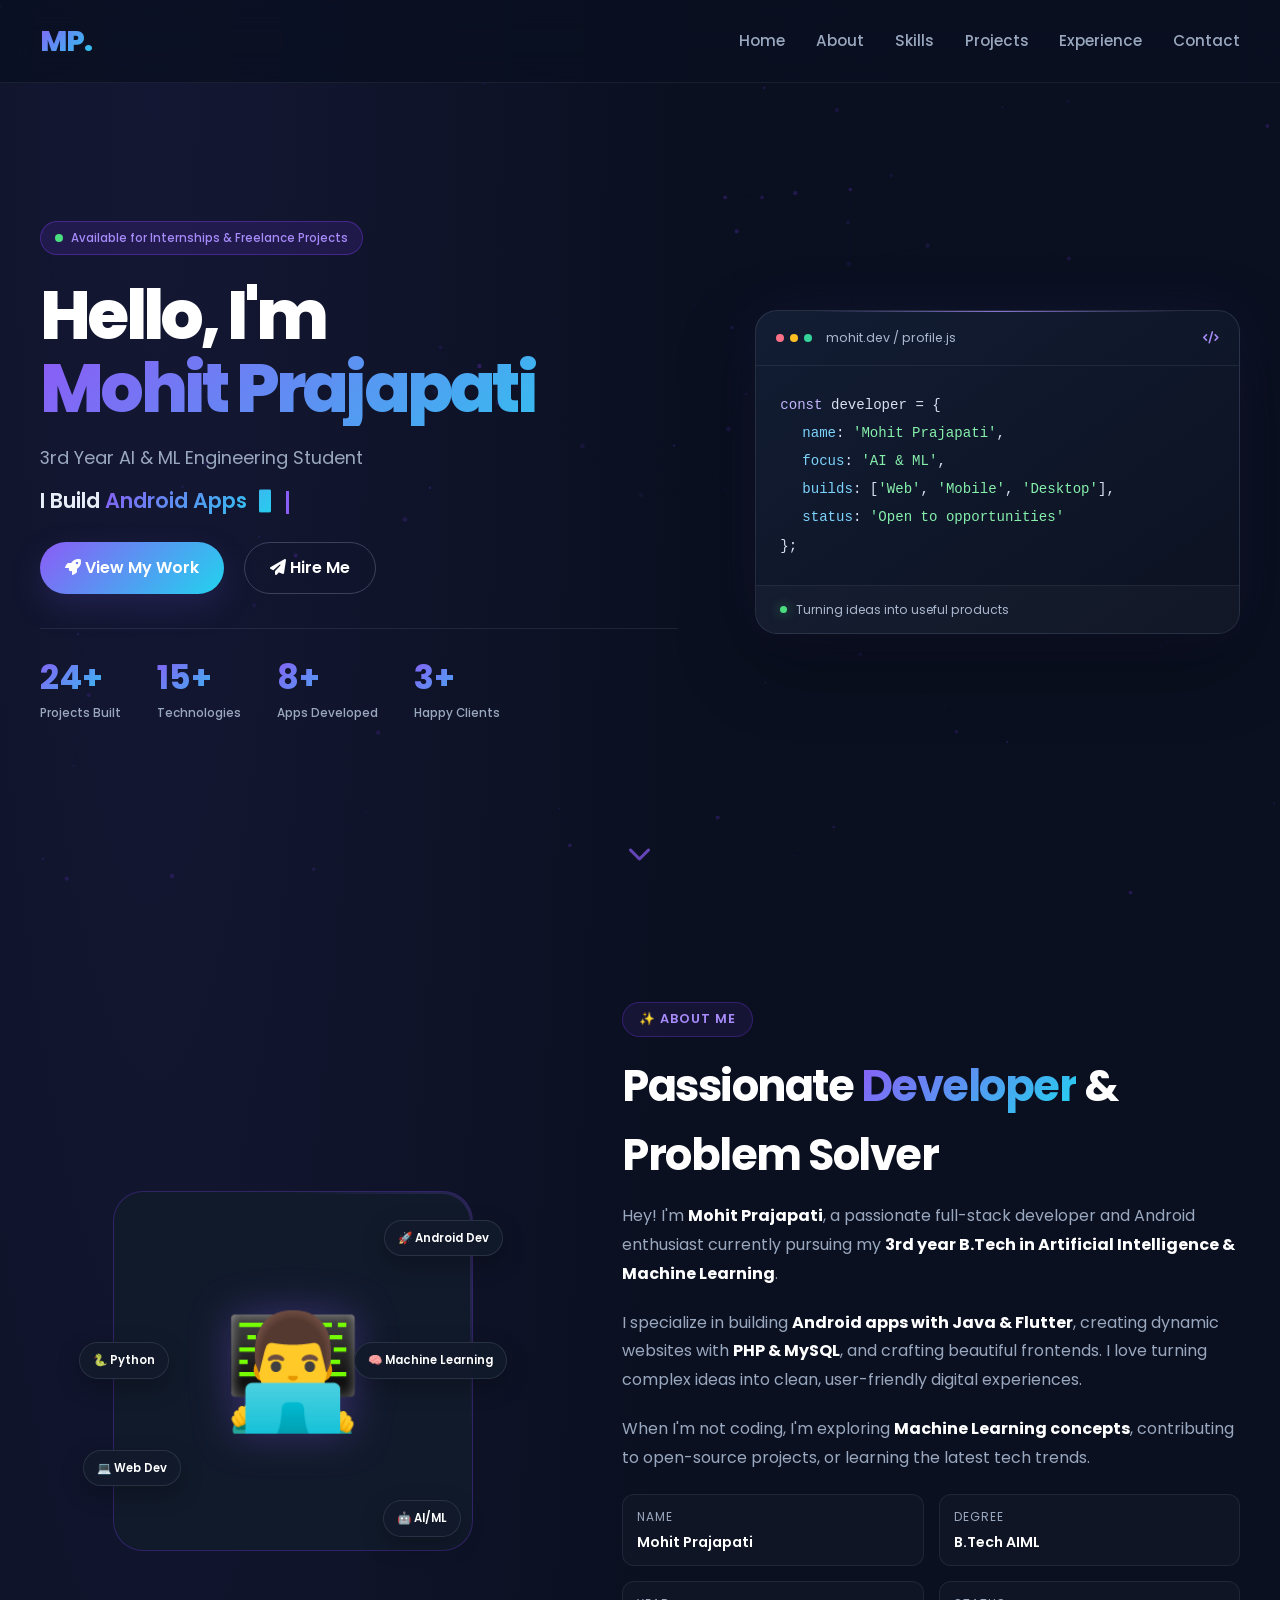
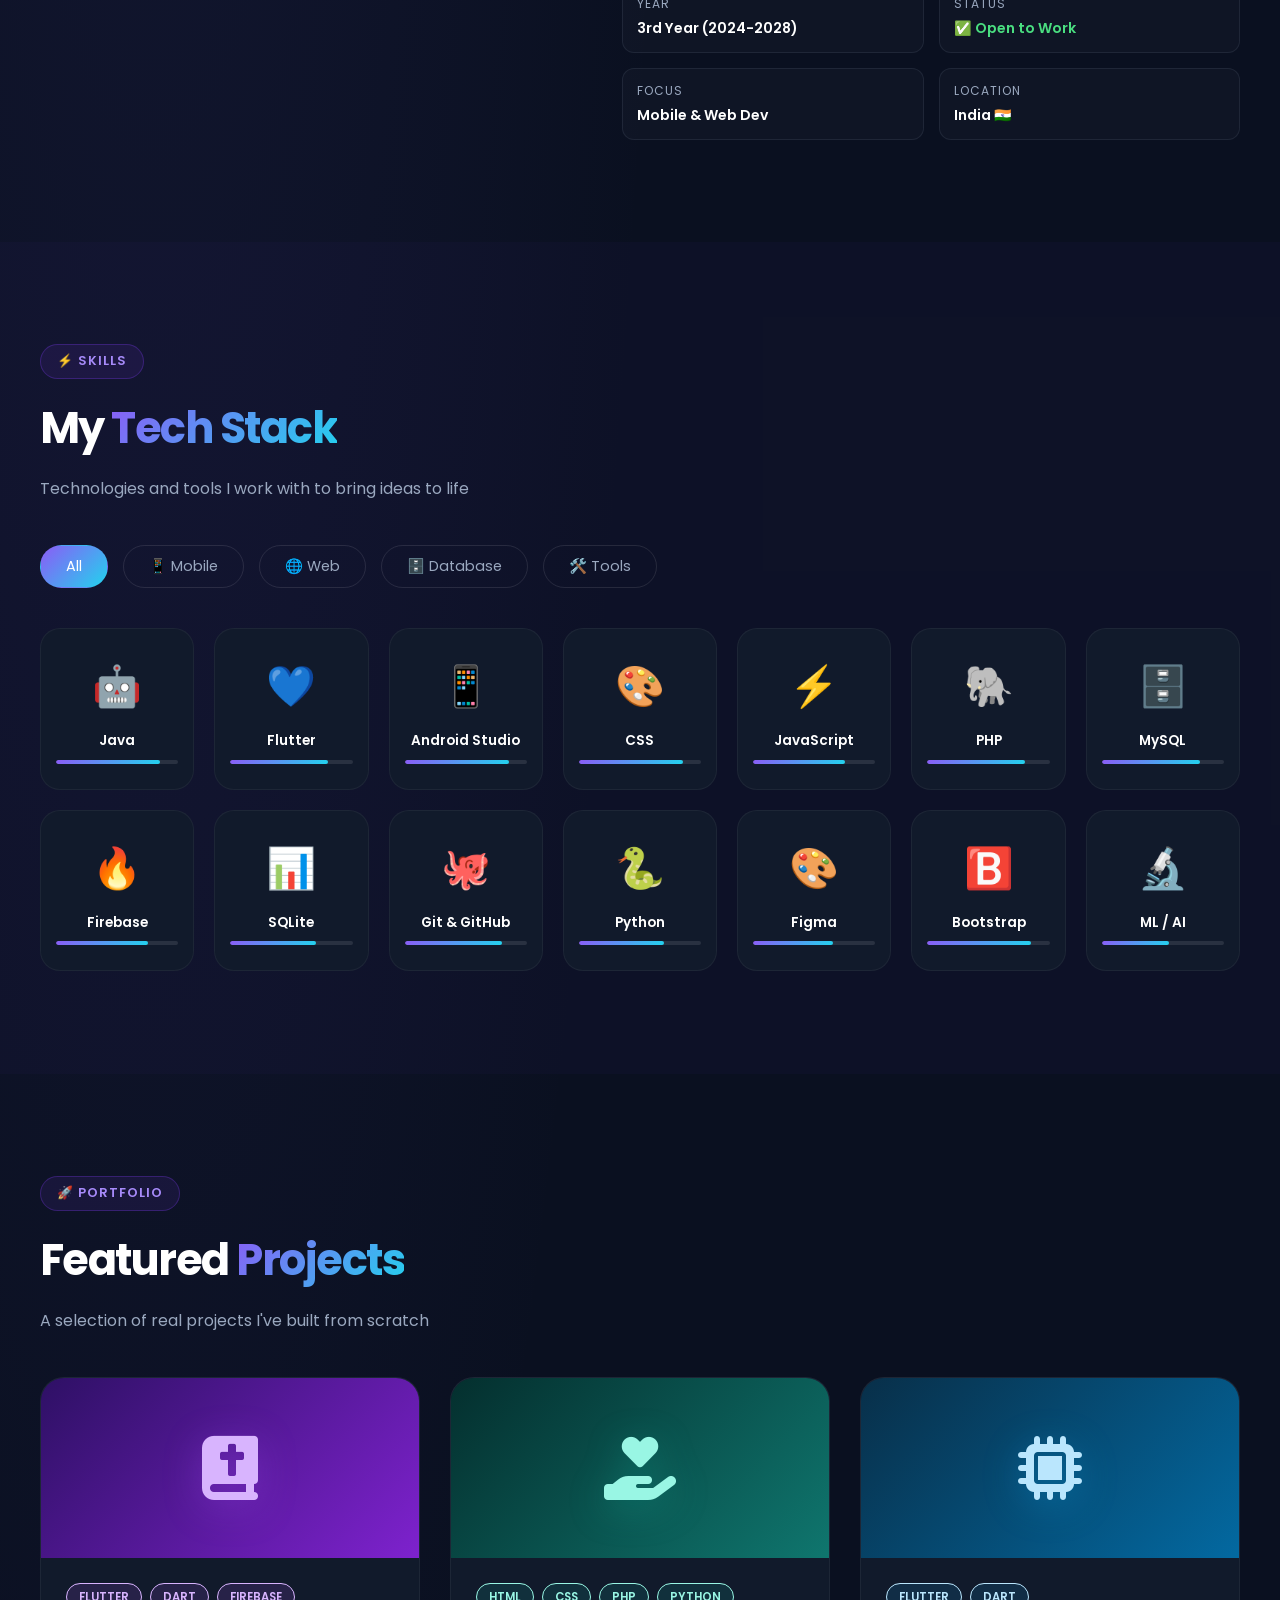
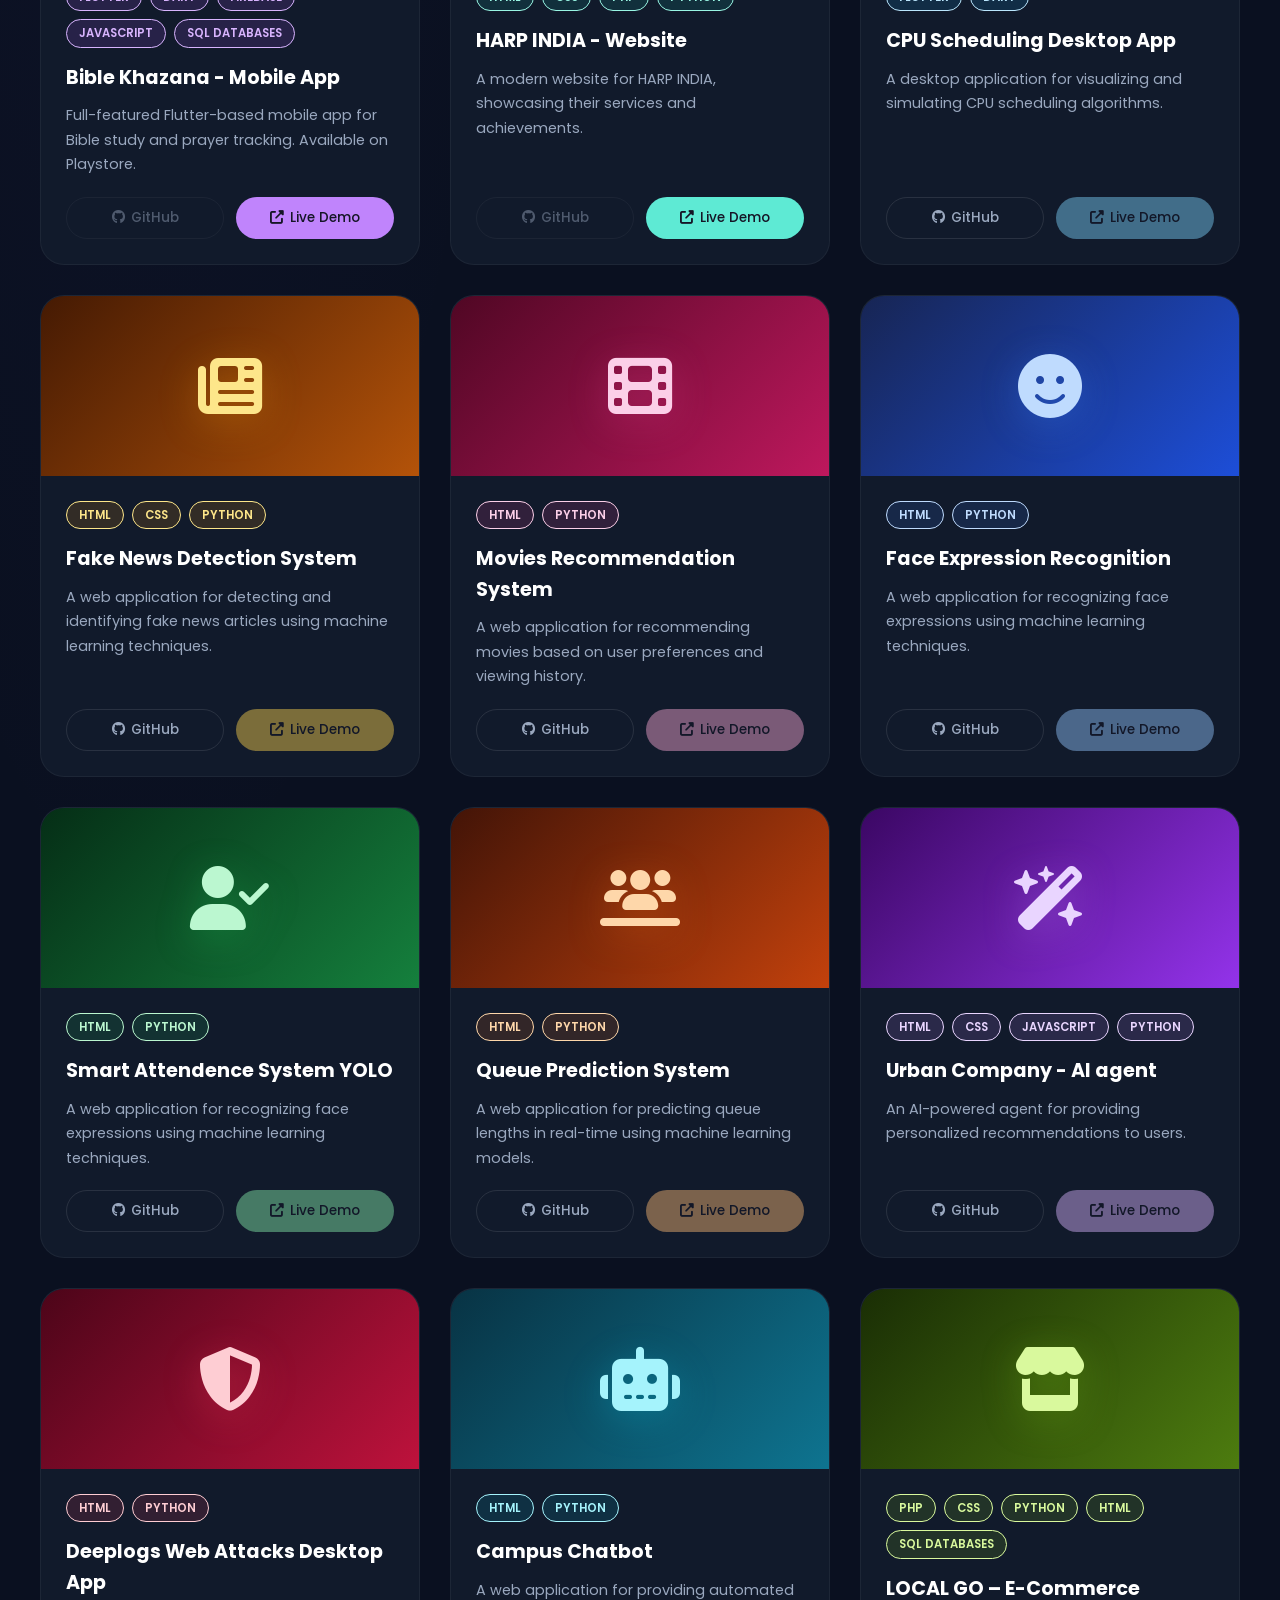
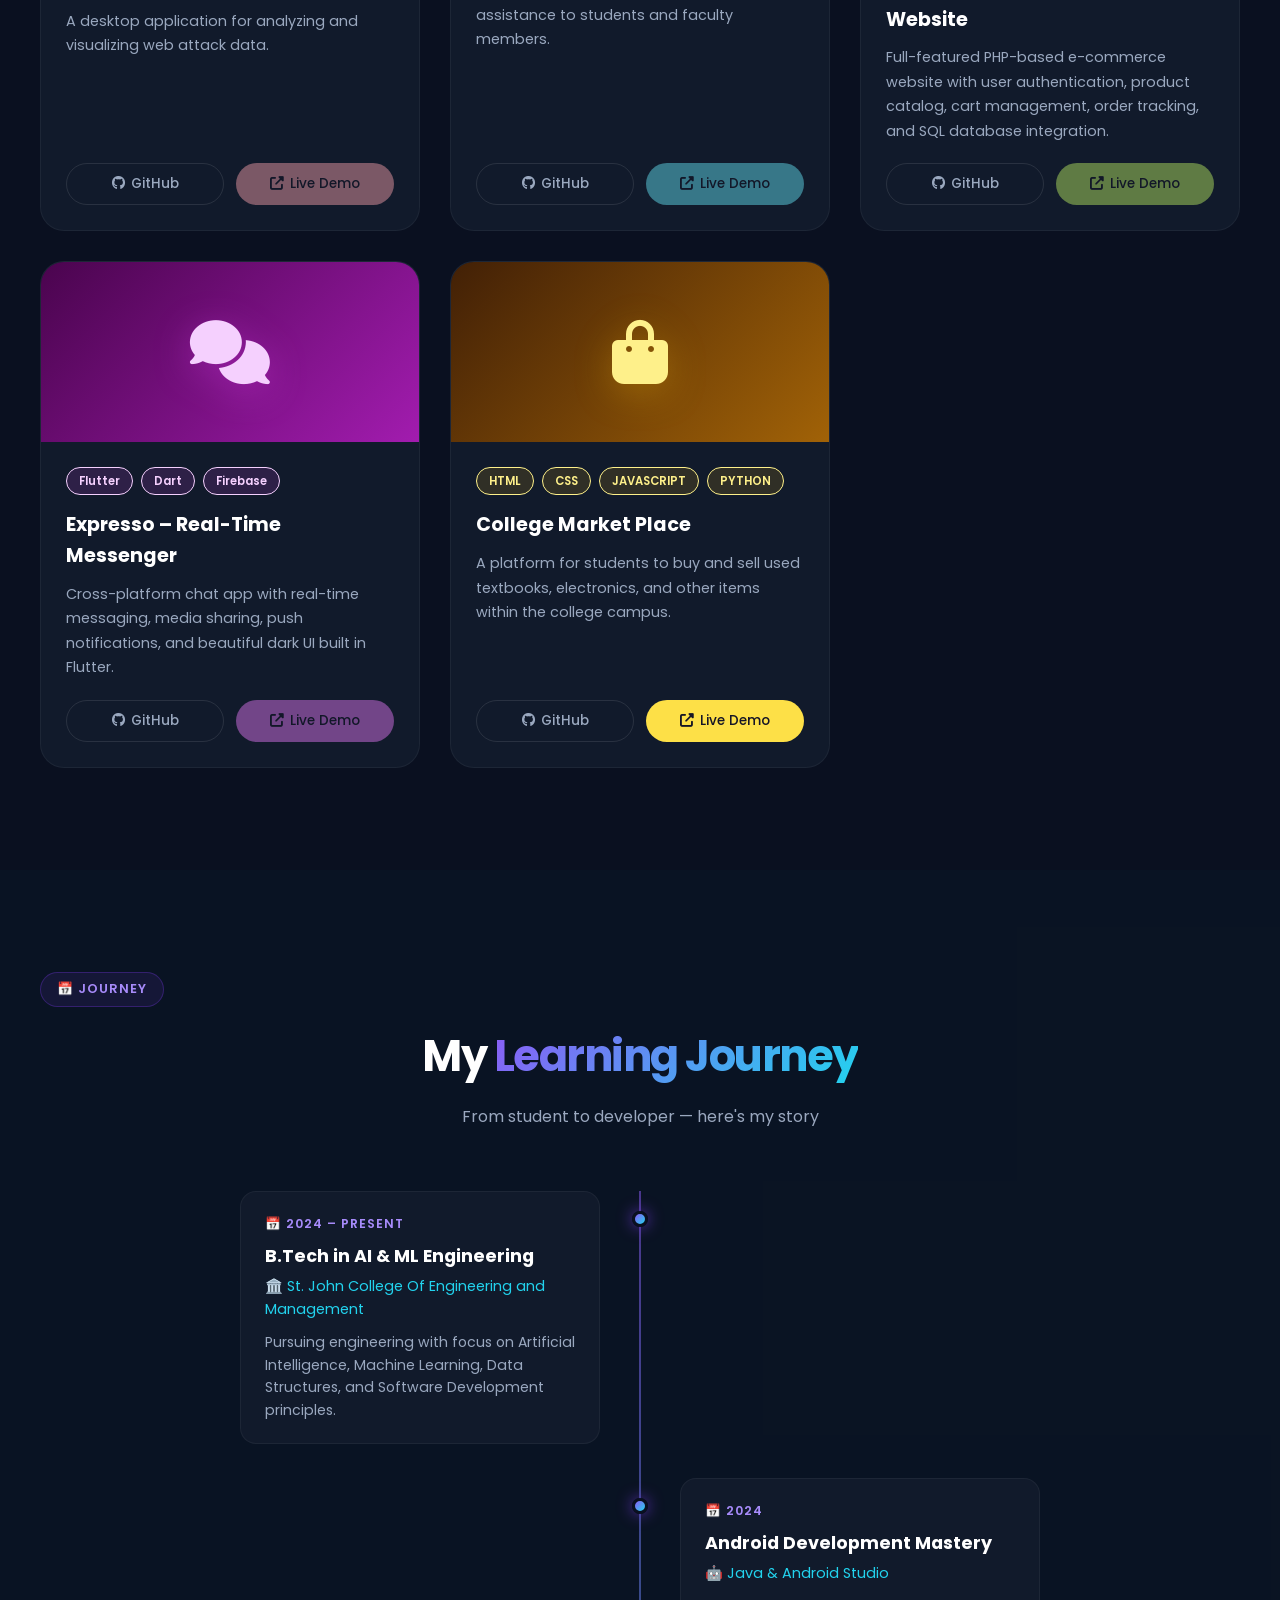
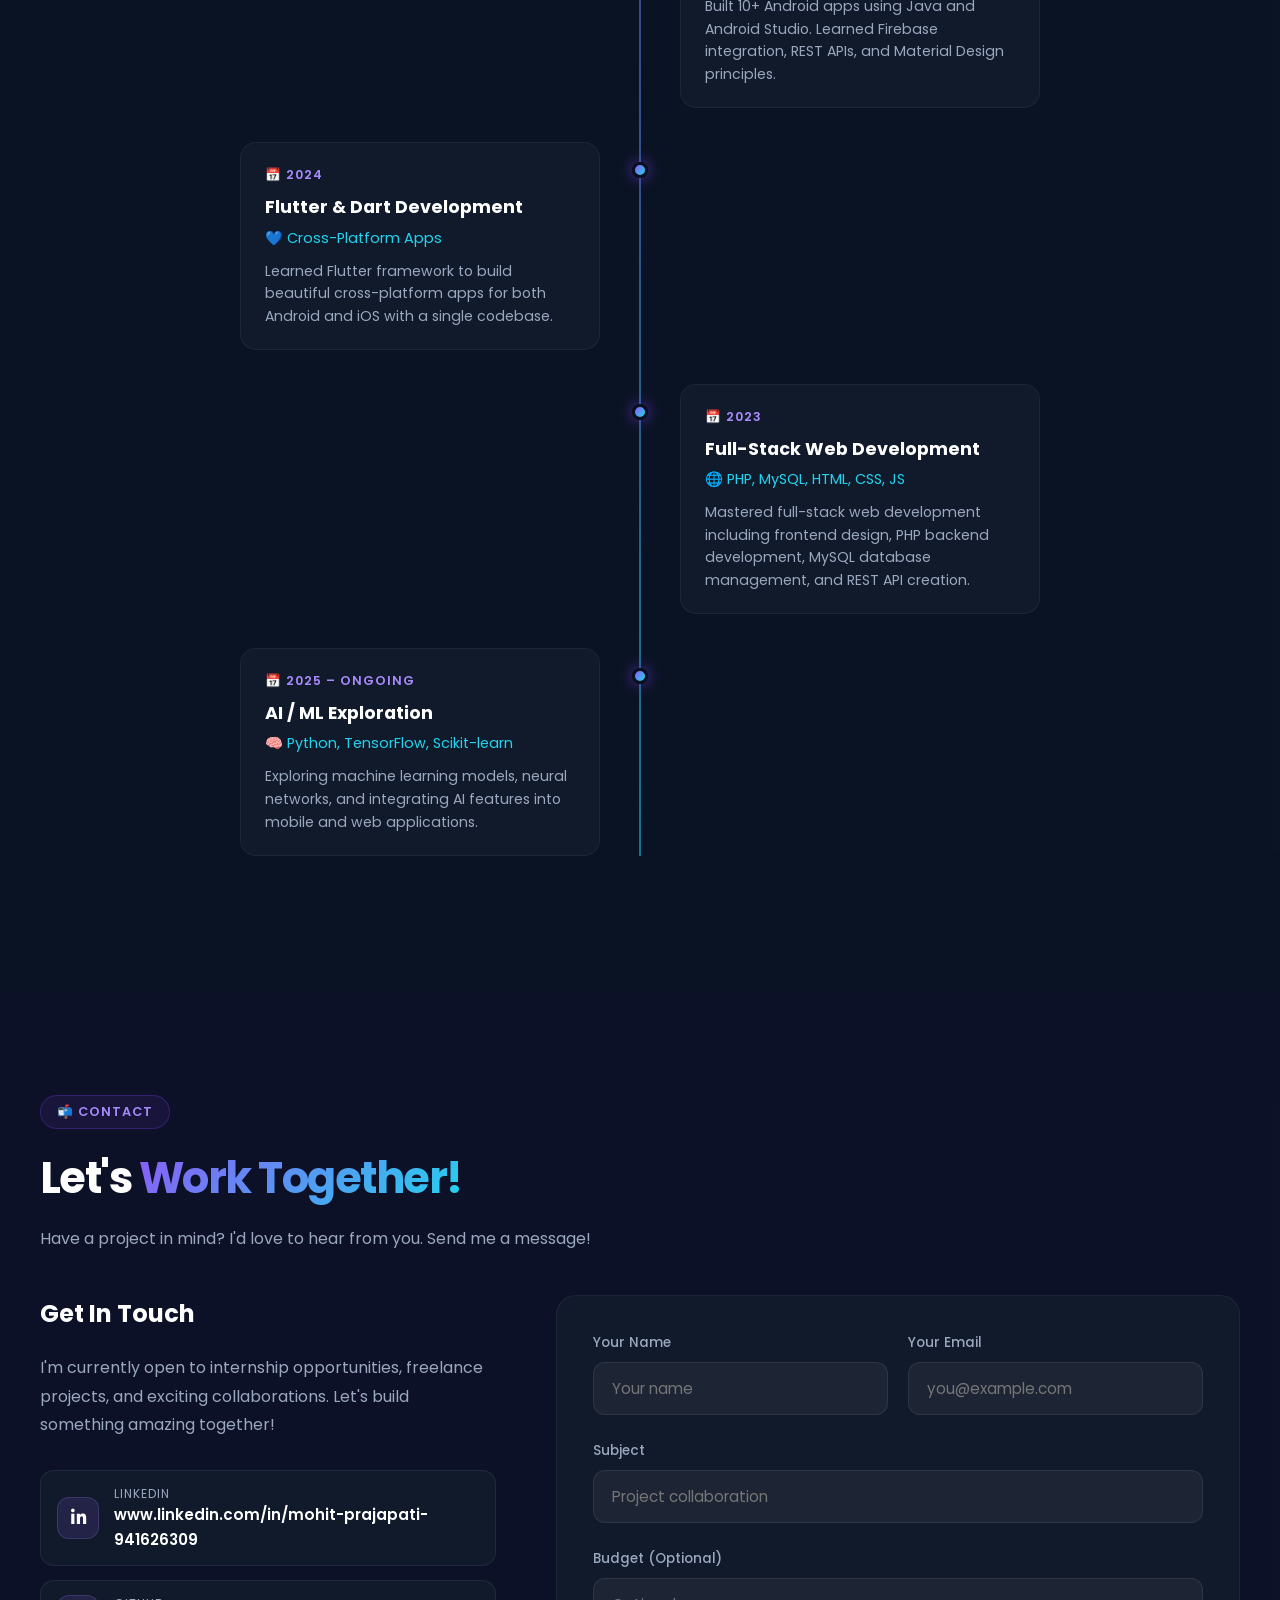
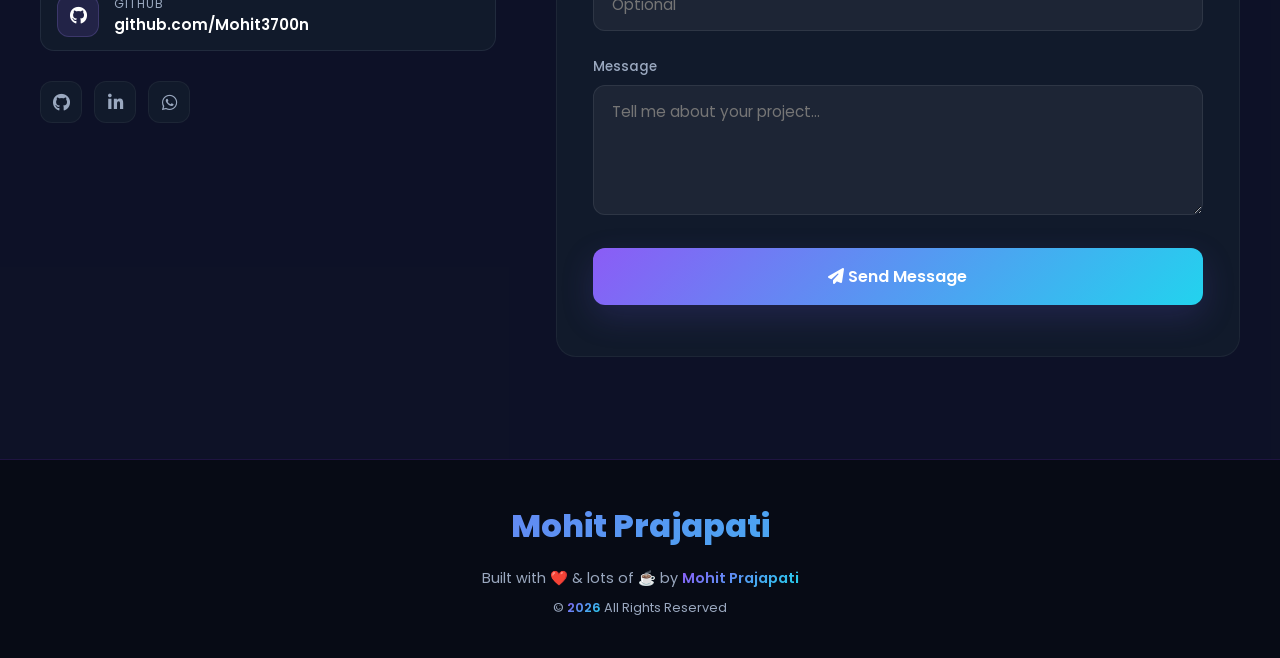
<file: index.html>
<!DOCTYPE html>
<html lang="en">
<head>
    <meta charset="UTF-8">
    <meta name="viewport" content="width=device-width, initial-scale=1.0">
    <title>Mohit Prajapati | Developer</title>
    <link href="https://fonts.googleapis.com/css2?family=Poppins:wght@300;400;500;600;700;800;900&display=swap" rel="stylesheet">
    <link rel="stylesheet" href="https://cdnjs.cloudflare.com/ajax/libs/font-awesome/6.5.0/css/all.min.css">
    <link rel="stylesheet" href="style.css">
</head>
<body>

<!-- Particles Canvas -->
<canvas id="particles"></canvas>

<!-- Mobile Menu -->
<div class="mobile-menu" id="mobileMenu">
    <button class="close-menu" onclick="closeMobileMenu()">✕</button>
    <a href="#home" onclick="closeMobileMenu()">Home</a>
    <a href="#about" onclick="closeMobileMenu()">About</a>
    <a href="#skills" onclick="closeMobileMenu()">Skills</a>
    <a href="#projects" onclick="closeMobileMenu()">Projects</a>
    <a href="#experience" onclick="closeMobileMenu()">Experience</a>
    <a href="#contact" onclick="closeMobileMenu()">Contact</a>
</div>

<!-- Navbar -->
<nav id="navbar">
    <div class="nav-logo">MP.</div>
    <ul class="nav-links">
        <li><a href="#home">Home</a></li>
        <li><a href="#about">About</a></li>
        <li><a href="#skills">Skills</a></li>
        <li><a href="#projects">Projects</a></li>
        <li><a href="#experience">Experience</a></li>
        <li><a href="#contact">Contact</a></li>
    </ul>
    <div class="hamburger" onclick="openMobileMenu()">
        <span></span><span></span><span></span>
    </div>
</nav>

<!-- ===== HERO ===== -->
<section class="hero" id="home">
    <div class="hero-layout">
        <div class="hero-content">
            <div class="hero-badge">
                <span class="dot"></span>
                Available for Internships & Freelance Projects
            </div>
            <h1>
                <span class="white">Hello, I'm</span>
                <span class="name">Mohit Prajapati</span>
            </h1>
            <p class="hero-subtitle">3rd Year AI & ML Engineering Student</p>
            <div class="typing-container">
                <span>I Build </span>
                <span class="typing-text" id="typingText"></span>
                <span class="cursor"></span>
            </div>
            <div class="hero-buttons">
                <a href="#projects" class="btn-primary">
                    <i class="fas fa-rocket"></i> View My Work
                </a>
                <a href="#contact" class="btn-outline">
                    <i class="fas fa-paper-plane"></i> Hire Me
                </a>
            </div>
            <div class="hero-stats">
                <div class="stat">
                    <div class="stat-number" id="count1">0</div>
                    <div class="stat-label">Projects Built</div>
                </div>
                <div class="stat">
                    <div class="stat-number" id="count2">0</div>
                    <div class="stat-label">Technologies</div>
                </div>
                <div class="stat">
                    <div class="stat-number" id="count3">0</div>
                    <div class="stat-label">Apps Developed</div>
                </div>
                <div class="stat">
                    <div class="stat-number" id="count4">0</div>
                    <div class="stat-label">Happy Clients</div>
                </div>
            </div>
        </div>
        <div class="hero-visual reveal" aria-label="Developer profile card">
            <div class="code-card">
                <div class="code-card-header">
                    <div class="code-window-dots" aria-hidden="true">
                        <span></span><span></span><span></span>
                    </div>
                    <span>mohit.dev / profile.js</span>
                    <i class="fa-solid fa-code" aria-hidden="true"></i>
                </div>
                <div class="code-card-body" aria-label="Developer profile">
                    <p><span class="code-keyword">const</span> developer = {</p>
                    <p class="code-indent"><span class="code-property">name</span>: <span class="code-string">'Mohit Prajapati'</span>,</p>
                    <p class="code-indent"><span class="code-property">focus</span>: <span class="code-string">'AI &amp; ML'</span>,</p>
                    <p class="code-indent"><span class="code-property">builds</span>: [<span class="code-string">'Web'</span>, <span class="code-string">'Mobile'</span>, <span class="code-string">'Desktop'</span>],</p>
                    <p class="code-indent"><span class="code-property">status</span>: <span class="code-string">'Open to opportunities'</span></p>
                    <p>};</p>
                </div>
                <div class="code-card-footer">
                    <span class="code-status-dot"></span>
                    Turning ideas into useful products
                </div>
            </div>
        </div>
    </div>
    <div class="scroll-indicator">
        <i class="fas fa-chevron-down"></i>
    </div>
</section>

<!-- ===== ABOUT ===== -->
<section id="about">
    <div class="container">
        <div class="about-grid">
            <div class="about-image-wrapper reveal">
                <div class="about-image-box">
                    <div class="about-avatar">👨‍💻</div>
                </div>
                <div class="floating-badge badge-1">🚀 Android Dev</div>
                <div class="floating-badge badge-2">💻 Web Dev</div>
                <div class="floating-badge badge-3">🤖 AI/ML</div>
                <div class="floating-badge badge-4">🐍 Python</div>
                <div class="floating-badge badge-5">🧠 Machine Learning</div>
            </div>
            <div class="about-text reveal">
                <div class="section-tag">✨ About Me</div>
                <h2 class="section-title">Passionate <span>Developer</span> & Problem Solver</h2>
                <p>Hey! I'm <strong>Mohit Prajapati</strong>, a passionate full-stack developer and Android enthusiast currently pursuing my <strong>3rd year B.Tech in Artificial Intelligence & Machine Learning</strong>.</p>
                <p>I specialize in building <strong>Android apps with Java & Flutter</strong>, creating dynamic websites with <strong>PHP & MySQL</strong>, and crafting beautiful frontends. I love turning complex ideas into clean, user-friendly digital experiences.</p>
                <p>When I'm not coding, I'm exploring <strong>Machine Learning concepts</strong>, contributing to open-source projects, or learning the latest tech trends.</p>
                <div class="info-grid">
                    <div class="info-item">
                        <span class="info-label">Name</span>
                        <span class="info-value">Mohit Prajapati</span>
                    </div>
                    <div class="info-item">
                        <span class="info-label">Degree</span>
                        <span class="info-value">B.Tech AIML</span>
                    </div>
                    <div class="info-item">
                        <span class="info-label">Year</span>
                        <span class="info-value">3rd Year (2024-2028)</span>
                    </div>
                    <div class="info-item">
                        <span class="info-label">Status</span>
                        <span class="info-value" style="color:#4ade80;">✅ Open to Work</span>
                    </div>
                    <div class="info-item">
                        <span class="info-label">Focus</span>
                        <span class="info-value">Mobile & Web Dev</span>
                    </div>
                    <div class="info-item">
                        <span class="info-label">Location</span>
                        <span class="info-value">India 🇮🇳</span>
                    </div>
                </div>
            </div>
        </div>
    </div>
</section>

<!-- ===== SKILLS ===== -->
<section id="skills">
    <div class="container">
        <div class="section-tag reveal">⚡ Skills</div>
        <h2 class="section-title reveal">My <span>Tech Stack</span></h2>
        <p class="section-subtitle reveal">Technologies and tools I work with to bring ideas to life</p>

        <div class="skills-tabs reveal">
            <button class="tab-btn active" onclick="showSkills('all', this)">All</button>
            <button class="tab-btn" onclick="showSkills('mobile', this)">📱 Mobile</button>
            <button class="tab-btn" onclick="showSkills('web', this)">🌐 Web</button>
            <button class="tab-btn" onclick="showSkills('database', this)">🗄️ Database</button>
            <button class="tab-btn" onclick="showSkills('tools', this)">🛠️ Tools</button>
        </div>

        <div class="skills-grid" id="skillsGrid">
            <!-- Mobile Skills -->
            <div class="skill-card" data-cat="mobile">
                <span class="skill-icon">🤖</span>
                <div class="skill-name">Java</div>
                <div class="skill-bar"><div class="skill-fill" data-width="85"></div></div>
            </div>
            <div class="skill-card" data-cat="mobile">
                <span class="skill-icon">💙</span>
                <div class="skill-name">Flutter</div>
                <div class="skill-bar"><div class="skill-fill" data-width="80"></div></div>
            </div>
            <!-- <div class="skill-card" data-cat="mobile">
                <span class="skill-icon">🎯</span>
                <div class="skill-name">Dart</div>
                <div class="skill-bar"><div class="skill-fill" data-width="75"></div></div>
            </div> -->
            <div class="skill-card" data-cat="mobile">
                <span class="skill-icon">📱</span>
                <div class="skill-name">Android Studio</div>
                <div class="skill-bar"><div class="skill-fill" data-width="85"></div></div>
            </div>
            <!-- Web Skills -->
            <!-- <div class="skill-card" data-cat="web">
                <span class="skill-icon">🌐</span>
                <div class="skill-name">HTML5</div>
                <div class="skill-bar"><div class="skill-fill" data-width="90"></div></div>
            </div> -->
            <div class="skill-card" data-cat="web">
                <span class="skill-icon">🎨</span>
                <div class="skill-name">CSS</div>
                <div class="skill-bar"><div class="skill-fill" data-width="85"></div></div>
            </div>
            <div class="skill-card" data-cat="web">
                <span class="skill-icon">⚡</span>
                <div class="skill-name">JavaScript</div>
                <div class="skill-bar"><div class="skill-fill" data-width="75"></div></div>
            </div>
            <div class="skill-card" data-cat="web">
                <span class="skill-icon">🐘</span>
                <div class="skill-name">PHP</div>
                <div class="skill-bar"><div class="skill-fill" data-width="80"></div></div>
            </div>
            <!-- Database -->
            <div class="skill-card" data-cat="database">
                <span class="skill-icon">🗄️</span>
                <div class="skill-name">MySQL</div>
                <div class="skill-bar"><div class="skill-fill" data-width="80"></div></div>
            </div>
            <div class="skill-card" data-cat="database">
                <span class="skill-icon">🔥</span>
                <div class="skill-name">Firebase</div>
                <div class="skill-bar"><div class="skill-fill" data-width="75"></div></div>
            </div>
            <div class="skill-card" data-cat="database">
                <span class="skill-icon">📊</span>
                <div class="skill-name">SQLite</div>
                <div class="skill-bar"><div class="skill-fill" data-width="70"></div></div>
            </div>
            <!-- Tools -->
            <div class="skill-card" data-cat="tools">
                <span class="skill-icon">🐙</span>
                <div class="skill-name">Git & GitHub</div>
                <div class="skill-bar"><div class="skill-fill" data-width="80"></div></div>
            </div>
            <div class="skill-card" data-cat="tools">
                <span class="skill-icon">🐍</span>
                <div class="skill-name">Python</div>
                <div class="skill-bar"><div class="skill-fill" data-width="70"></div></div>
            </div>
            <div class="skill-card" data-cat="tools">
                <span class="skill-icon">🎨</span>
                <div class="skill-name">Figma</div>
                <div class="skill-bar"><div class="skill-fill" data-width="65"></div></div>
            </div>
            <div class="skill-card" data-cat="web">
                <span class="skill-icon">🅱️</span>
                <div class="skill-name">Bootstrap</div>
                <div class="skill-bar"><div class="skill-fill" data-width="85"></div></div>
            </div>
            <div class="skill-card" data-cat="tools">
                <span class="skill-icon">🔬</span>
                <div class="skill-name">ML / AI</div>
                <div class="skill-bar"><div class="skill-fill" data-width="55"></div></div>
            </div>
        </div>
    </div>
</section>

<!-- ===== PROJECTS ===== -->
<section id="projects">
    <div class="container">
        <div class="section-tag reveal">🚀 Portfolio</div>
        <h2 class="section-title reveal">Featured <span>Projects</span></h2>
        <p class="section-subtitle reveal">A selection of real projects I've built from scratch</p>

        <div class="projects-grid" id="projectsGrid"></div>
    </div>
</section>

<!-- ===== EXPERIENCE / TIMELINE ===== -->
<section id="experience">
    <div class="container">
        <div class="section-tag reveal">📅 Journey</div>
        <h2 class="section-title reveal" style="text-align:center;">My <span>Learning Journey</span></h2>
        <p class="section-subtitle reveal" style="margin:0 auto 60px; text-align:center;">From student to developer — here's my story</p>

        <div class="timeline">
            <div class="timeline-item reveal">
                <div class="timeline-dot"></div>
                <div class="timeline-card">
                    <div class="timeline-date">📅 2024 – Present</div>
                    <div class="timeline-title">B.Tech in AI & ML Engineering</div>
                    <div class="timeline-org">🏛️ St. John College Of Engineering and Management</div>
                    <p class="timeline-desc">Pursuing engineering with focus on Artificial Intelligence, Machine Learning, Data Structures, and Software Development principles.</p>
                </div>
            </div>
            <div class="timeline-item reveal">
                <div class="timeline-dot"></div>
                <div class="timeline-card">
                    <div class="timeline-date">📅 2024</div>
                    <div class="timeline-title">Android Development Mastery</div>
                    <div class="timeline-org">🤖 Java & Android Studio</div>
                    <p class="timeline-desc">Built 10+ Android apps using Java and Android Studio. Learned Firebase integration, REST APIs, and Material Design principles.</p>
                </div>
            </div>
            <div class="timeline-item reveal">
                <div class="timeline-dot"></div>
                <div class="timeline-card">
                    <div class="timeline-date">📅 2024</div>
                    <div class="timeline-title">Flutter & Dart Development</div>
                    <div class="timeline-org">💙 Cross-Platform Apps</div>
                    <p class="timeline-desc">Learned Flutter framework to build beautiful cross-platform apps for both Android and iOS with a single codebase.</p>
                </div>
            </div>
            <div class="timeline-item reveal">
                <div class="timeline-dot"></div>
                <div class="timeline-card">
                    <div class="timeline-date">📅 2023</div>
                    <div class="timeline-title">Full-Stack Web Development</div>
                    <div class="timeline-org">🌐 PHP, MySQL, HTML, CSS, JS</div>
                    <p class="timeline-desc">Mastered full-stack web development including frontend design, PHP backend development, MySQL database management, and REST API creation.</p>
                </div>
            </div>
            <div class="timeline-item reveal">
                <div class="timeline-dot"></div>
                <div class="timeline-card">
                    <div class="timeline-date">📅 2025 – Ongoing</div>
                    <div class="timeline-title">AI / ML Exploration</div>
                    <div class="timeline-org">🧠 Python, TensorFlow, Scikit-learn</div>
                    <p class="timeline-desc">Exploring machine learning models, neural networks, and integrating AI features into mobile and web applications.</p>
                </div>
            </div>
        </div>
    </div>
</section>

<!-- ===== CONTACT ===== -->
<section id="contact">
    <div class="container">
        <div class="section-tag reveal">📬 Contact</div>
        <h2 class="section-title reveal">Let's <span>Work Together!</span></h2>
        <p class="section-subtitle reveal">Have a project in mind? I'd love to hear from you. Send me a message!</p>

        <div class="contact-wrapper">
            <div class="contact-info reveal">
                <h3>Get In Touch</h3>
                <p>I'm currently open to internship opportunities, freelance projects, and exciting collaborations. Let's build something amazing together!</p>

                <a class="contact-item" data-contact-link="email">
                    <div class="contact-icon"><i class="fas fa-envelope" style="color:white;"></i></div>
                    <div>
                        <div class="contact-detail-label">Email</div>
                        <div class="contact-detail-value" data-contact-value="email"></div>
                    </div>
                </a>

                <a class="contact-item" data-contact-link="phone">
                    <div class="contact-icon"><i class="fas fa-phone" style="color:white;"></i></div>
                    <div>
                        <div class="contact-detail-label">Phone</div>
                        <div class="contact-detail-value" data-contact-value="phone"></div>
                    </div>
                </a>

                <a class="contact-item" data-profile="linkedin" target="_blank" rel="noopener noreferrer">
                    <div class="contact-icon"><i class="fab fa-linkedin-in" style="color:white;"></i></div>
                    <div>
                        <div class="contact-detail-label">LinkedIn</div>
                        <div class="contact-detail-value" data-contact-value="linkedin"></div>
                    </div>
                </a>

                <a class="contact-item" data-profile="github" target="_blank" rel="noopener noreferrer">
                    <div class="contact-icon"><i class="fab fa-github" style="color:white;"></i></div>
                    <div>
                        <div class="contact-detail-label">GitHub</div>
                        <div class="contact-detail-value" data-contact-value="github"></div>
                    </div>
                </a>

                <div class="social-links">
                    <a class="social-btn" data-profile="github" aria-label="GitHub" target="_blank" rel="noopener noreferrer"><i class="fab fa-github"></i></a>
                    <a class="social-btn" data-profile="linkedin" aria-label="LinkedIn" target="_blank" rel="noopener noreferrer"><i class="fab fa-linkedin-in"></i></a>
                    <a class="social-btn" data-profile="twitter" aria-label="Twitter" target="_blank" rel="noopener noreferrer"><i class="fab fa-twitter"></i></a>
                    <a class="social-btn" data-profile="instagram" aria-label="Instagram" target="_blank" rel="noopener noreferrer"><i class="fab fa-instagram"></i></a>
                    <a class="social-btn" data-profile="whatsapp" aria-label="WhatsApp" target="_blank" rel="noopener noreferrer"><i class="fab fa-whatsapp"></i></a>
                </div>
            </div>

            <form class="contact-form reveal" id="contactForm">
                <div class="form-row">
                    <div class="form-group">
                        <label class="form-label" for="contactName">Your Name</label>
                        <input type="text" class="form-input" id="contactName" name="name" placeholder="Your name" autocomplete="name" required>
                    </div>
                    <div class="form-group">
                        <label class="form-label" for="contactEmail">Your Email</label>
                        <input type="email" class="form-input" id="contactEmail" name="email" placeholder="you@example.com" autocomplete="email" required>
                    </div>
                </div>
                <div class="form-group">
                    <label class="form-label" for="contactSubject">Subject</label>
                    <input type="text" class="form-input" id="contactSubject" name="subject" placeholder="Project collaboration" required>
                </div>
                <div class="form-group">
                    <label class="form-label" for="contactBudget">Budget (Optional)</label>
                    <input type="text" class="form-input" id="contactBudget" name="budget" placeholder="Optional">
                </div>
                <div class="form-group">
                    <label class="form-label" for="contactMessage">Message</label>
                    <textarea class="form-textarea" id="contactMessage" name="message" placeholder="Tell me about your project..." required></textarea>
                </div>
                <button class="btn-submit" type="submit">
                    <i class="fas fa-paper-plane"></i> Send Message
                </button>
                <p class="form-status" id="formStatus" role="status" aria-live="polite"></p>
            </form>
        </div>
    </div>
</section>

<!-- Footer -->
<footer>
    <div class="footer-logo">Mohit Prajapati</div>
    <p class="footer-text">Built with ❤️ & lots of ☕ by <span>Mohit Prajapati</span></p>
    <p class="footer-text" style="margin-top:8px; font-size:0.8rem;">© <span id="currentYear"></span> All Rights Reserved</p>
</footer>

<!-- ===== JAVASCRIPT ===== -->
<script src="script.js"></script>
</body>
</html>
</file>
<file: style.css>
:root {
            --primary: #8b5cf6;
            --secondary: #22d3ee;
            --accent: #fbbf24;
            --dark: #0a1020;
            --darker: #070b15;
            --card: #111a2b;
            --text: #e8edf7;
            --muted: #9aa8bf;
            --gradient: linear-gradient(135deg, #8b5cf6, #22d3ee);
            --glow: 0 12px 32px rgba(91, 75, 190, 0.22);
        }

        * {
            margin: 0;
            padding: 0;
            box-sizing: border-box;
            scroll-behavior: smooth;
        }

        [hidden] { display: none !important; }

        body {
            font-family: 'Poppins', sans-serif;
            background:
                radial-gradient(ellipse at 12% 0%, rgba(91, 75, 190, 0.12), transparent 34rem),
                var(--dark);
            color: var(--text);
            overflow-x: hidden;
            line-height: 1.6;
        }

        /* ========== SCROLLBAR ========== */
        ::-webkit-scrollbar { width: 6px; }
        ::-webkit-scrollbar-track { background: var(--darker); }
        ::-webkit-scrollbar-thumb {
            background: rgba(139,92,246,0.16);
            color: #c4b5fd;
            border: 1px solid rgba(167,139,250,0.2);
            border-radius: 10px;
        }

        /* ========== PARTICLES ========== */
        #particles {
            position: fixed;
            top: 0; left: 0;
            width: 100%; height: 100%;
            z-index: 0;
            pointer-events: none;
            opacity: 0.38;
        }

        /* ========== NAVBAR ========== */
        nav {
            position: fixed;
            top: 0; left: 0; right: 0;
            z-index: 1000;
            padding: 18px max(24px, calc((100vw - 1200px) / 2));
            display: flex;
            justify-content: space-between;
            align-items: center;
            transition: padding 0.3s ease, background 0.3s ease;
            background: rgba(10, 16, 32, 0.78);
            backdrop-filter: blur(16px);
            border-bottom: 1px solid rgba(148, 163, 184, 0.1);
        }

        nav.scrolled {
            background: rgba(10, 16, 32, 0.94);
            backdrop-filter: blur(20px);
            padding-top: 13px;
            padding-bottom: 13px;
            border-bottom-color: rgba(139, 92, 246, 0.24);
            box-shadow: 0 8px 28px rgba(0,0,0,0.22);
        }

        .nav-logo {
            font-size: 1.8rem;
            font-weight: 800;
            background: var(--gradient);
            -webkit-background-clip: text;
            -webkit-text-fill-color: transparent;
            background-clip: text;
            letter-spacing: -1px;
        }

        .nav-links {
            display: flex;
            list-style: none;
            gap: clamp(18px, 2.4vw, 34px);
        }

        .nav-links a {
            color: var(--muted);
            text-decoration: none;
            font-size: 0.95rem;
            font-weight: 500;
            transition: all 0.3s;
            position: relative;
        }

        .nav-links a::after {
            content: '';
            position: absolute;
            bottom: -5px; left: 0;
            width: 0; height: 2px;
            background: var(--gradient);
            transition: width 0.3s;
            border-radius: 2px;
        }

        .nav-links a:hover { color: white; }
        .nav-links a:hover::after { width: 100%; }

        .hamburger {
            display: none;
            flex-direction: column;
            gap: 5px;
            cursor: pointer;
            background: none;
            border: 0;
            padding: 8px;
        }

        .hamburger span {
            width: 25px; height: 2px;
            background: white;
            border-radius: 2px;
            transition: 0.3s;
        }

        /* ========== HERO ========== */
        .hero {
            min-height: 100svh;
            display: flex;
            align-items: center;
            justify-content: stretch;
            position: relative;
            z-index: 1;
            padding: 132px 40px 88px;
            text-align: left;
        }

        .hero-layout {
            width: 100%;
            max-width: 1200px;
            margin: 0 auto;
            display: grid;
            grid-template-columns: minmax(0, 1.08fr) minmax(300px, 0.82fr);
            align-items: center;
            gap: clamp(40px, 6vw, 88px);
        }

        .hero-content {
            max-width: 720px;
        }

        .hero-badge {
            display: inline-flex;
            align-items: center;
            gap: 8px;
            background: rgba(124, 58, 237, 0.15);
            border: 1px solid rgba(124, 58, 237, 0.4);
            color: #a78bfa;
            padding: 7px 14px;
            border-radius: 50px;
            font-size: 0.72rem;
            font-weight: 500;
            margin-bottom: 24px;
            animation: fadeInDown 0.8s ease;
        }

        .hero-badge .dot {
            width: 8px; height: 8px;
            background: #4ade80;
            border-radius: 50%;
            animation: pulse 2s infinite;
        }

        .hero h1 {
            font-size: clamp(2.8rem, 5.3vw, 4.7rem);
            font-weight: 800;
            line-height: 1.08;
            letter-spacing: -0.055em;
            margin-bottom: 18px;
            animation: fadeInUp 0.8s ease 0.2s both;
        }

        .hero h1 .name {
            display: block;
            background: var(--gradient);
            -webkit-background-clip: text;
            -webkit-text-fill-color: transparent;
            background-clip: text;
        }

        .hero h1 .white { color: white; }

        .hero-subtitle {
            font-size: clamp(1rem, 1.4vw, 1.2rem);
            color: var(--muted);
            margin-bottom: 12px;
            animation: fadeInUp 0.8s ease 0.3s both;
        }

        .typing-container {
            font-size: clamp(1.05rem, 1.65vw, 1.3rem);
            font-weight: 600;
            margin-bottom: 24px;
            animation: fadeInUp 0.8s ease 0.4s both;
            min-height: 34px;
        }

        .typing-text {
            background: var(--gradient);
            -webkit-background-clip: text;
            -webkit-text-fill-color: transparent;
            background-clip: text;
        }

        .cursor {
            display: inline-block;
            width: 3px;
            height: 1.4rem;
            background: var(--primary);
            margin-left: 3px;
            animation: blink 0.7s infinite;
            vertical-align: middle;
        }

        .hero-buttons {
            display: flex;
            gap: 20px;
            justify-content: flex-start;
            flex-wrap: wrap;
            margin-bottom: 34px;
            animation: fadeInUp 0.8s ease 0.5s both;
        }

        .btn-primary {
            padding: 13px 25px;
            background: var(--gradient);
            color: white;
            border: none;
            border-radius: 50px;
            font-size: 1rem;
            font-weight: 600;
            cursor: pointer;
            text-decoration: none;
            transition: all 0.3s;
            box-shadow: var(--glow);
            position: relative;
            overflow: hidden;
        }

        .btn-primary::before {
            content: '';
            position: absolute;
            top: 0; left: -100%;
            width: 100%; height: 100%;
            background: linear-gradient(90deg, transparent, rgba(255,255,255,0.2), transparent);
            transition: left 0.5s;
        }

        .btn-primary:hover::before { left: 100%; }
        .btn-primary:hover { transform: translateY(-3px); box-shadow: 0 15px 40px rgba(124,58,237,0.4); }

        .btn-outline {
            padding: 12px 25px;
            background: transparent;
            color: white;
            border: 1px solid rgba(148, 163, 184, 0.32);
            border-radius: 50px;
            font-size: 1rem;
            font-weight: 600;
            cursor: pointer;
            text-decoration: none;
            transition: all 0.3s;
        }

        .btn-outline:hover {
            background: rgba(124, 58, 237, 0.1);
            border-color: rgba(139, 92, 246, 0.65);
            transform: translateY(-3px);
        }

        .hero-stats {
            display: flex;
            justify-content: flex-start;
            gap: clamp(18px, 3vw, 36px);
            padding-top: 22px;
            border-top: 1px solid rgba(148, 163, 184, 0.14);
            animation: fadeInUp 0.8s ease 0.6s both;
            flex-wrap: wrap;
        }

        .stat {
            text-align: left;
        }

        .stat-number {
            font-size: clamp(1.65rem, 2.6vw, 2.15rem);
            font-weight: 700;
            background: var(--gradient);
            -webkit-background-clip: text;
            -webkit-text-fill-color: transparent;
            background-clip: text;
        }

        .stat-label {
            font-size: 0.74rem;
            color: var(--muted);
            font-weight: 500;
        }

        .hero-visual {
            position: relative;
            animation: fadeInUp 0.8s ease 0.3s both;
        }

        .code-card {
            position: relative;
            overflow: hidden;
            border: 1px solid rgba(148, 163, 184, 0.18);
            border-radius: 22px;
            background: linear-gradient(145deg, rgba(19, 30, 52, 0.96), rgba(12, 18, 33, 0.96));
            box-shadow: 0 28px 80px rgba(0, 0, 0, 0.32), 0 0 60px rgba(91, 75, 190, 0.12);
        }

        .code-card::before {
            content: '';
            position: absolute;
            top: 0;
            left: 12%;
            width: 76%;
            height: 1px;
            background: linear-gradient(90deg, transparent, rgba(167, 139, 250, 0.8), transparent);
        }

        .code-card-header {
            display: flex;
            align-items: center;
            gap: 14px;
            padding: 17px 20px;
            color: #aab8cf;
            font-size: 0.78rem;
            border-bottom: 1px solid rgba(148, 163, 184, 0.12);
        }

        .code-card-header > i {
            margin-left: auto;
            color: #a78bfa;
        }

        .code-window-dots {
            display: flex;
            gap: 6px;
        }

        .code-window-dots span {
            width: 8px;
            height: 8px;
            border-radius: 50%;
            background: #64748b;
        }

        .code-window-dots span:first-child { background: #fb7185; }
        .code-window-dots span:nth-child(2) { background: #fbbf24; }
        .code-window-dots span:last-child { background: #34d399; }

        .code-card-body {
            padding: 25px 24px;
            color: #d7e0ef;
            font-family: Consolas, 'Courier New', monospace;
            font-size: clamp(0.75rem, 1.1vw, 0.9rem);
            line-height: 2;
        }

        .code-card-body p { margin: 0; }
        .code-indent { padding-left: 22px; }
        .code-keyword { color: #c4b5fd; }
        .code-property { color: #7dd3fc; }
        .code-string { color: #86efac; }

        .code-card-footer {
            display: flex;
            align-items: center;
            gap: 9px;
            padding: 14px 24px;
            color: #aab8cf;
            font-size: 0.76rem;
            background: rgba(255,255,255,0.025);
            border-top: 1px solid rgba(148, 163, 184, 0.1);
        }

        .code-status-dot {
            width: 7px;
            height: 7px;
            border-radius: 50%;
            background: #4ade80;
            box-shadow: 0 0 12px rgba(74, 222, 128, 0.55);
        }

        .scroll-indicator {
            position: absolute;
            bottom: 30px;
            left: 50%;
            transform: translateX(-50%);
            animation: bounce 2s infinite;
        }

        .scroll-indicator i {
            font-size: 1.5rem;
            color: var(--primary);
            opacity: 0.7;
        }

        /* ========== SECTIONS ========== */
        section {
            padding: clamp(72px, 8vw, 104px) max(24px, calc((100vw - 1200px) / 2));
            position: relative;
            z-index: 1;
        }

        section[id] { scroll-margin-top: 104px; }

        .section-tag {
            display: inline-flex;
            align-items: center;
            gap: 8px;
            background: rgba(124, 58, 237, 0.1);
            border: 1px solid rgba(124, 58, 237, 0.3);
            color: #a78bfa;
            padding: 6px 16px;
            border-radius: 50px;
            font-size: 0.8rem;
            font-weight: 600;
            letter-spacing: 1px;
            text-transform: uppercase;
            margin-bottom: 15px;
        }

        .section-title {
            font-size: clamp(1.9rem, 3.6vw, 2.7rem);
            font-weight: 700;
            letter-spacing: -0.035em;
            margin-bottom: 12px;
            color: white;
        }

        .section-title span {
            background: var(--gradient);
            -webkit-background-clip: text;
            -webkit-text-fill-color: transparent;
            background-clip: text;
        }

        .section-subtitle {
            color: var(--muted);
            font-size: 1rem;
            max-width: 600px;
            line-height: 1.75;
            margin-bottom: 42px;
        }

        .container {
            max-width: 1200px;
            margin: 0 auto;
        }

        /* ========== ABOUT ========== */
        .about-grid {
            display: grid;
            grid-template-columns: minmax(0, 0.9fr) minmax(0, 1.1fr);
            gap: clamp(38px, 6vw, 80px);
            align-items: center;
        }

        .about-image-wrapper {
            position: relative;
            width: 100%;
            max-width: 420px;
            margin: 0 auto;
        }

        .about-image-box {
            width: 100%;
            aspect-ratio: 1;
            max-width: 360px;
            background: var(--card);
            border-radius: 30px;
            border: 1px solid rgba(124, 58, 237, 0.3);
            display: flex;
            align-items: center;
            justify-content: center;
            position: relative;
            overflow: hidden;
            margin: auto;
        }

        .about-image-box::before {
            content: '';
            position: absolute;
            top: -50%; left: -50%;
            width: 200%; height: 200%;
            background: conic-gradient(transparent, rgba(139,92,246,0.22), transparent 30%);
            animation: rotate 12s linear infinite;
        }

        .about-image-box::after {
            content: '';
            position: absolute;
            inset: 2px;
            background: var(--card);
            border-radius: 28px;
        }

        .about-avatar {
            position: relative;
            z-index: 1;
            font-size: 7rem;
            filter: drop-shadow(0 0 20px rgba(139,92,246,0.32));
        }

        .floating-badge {
            position: absolute;
            background: rgba(17, 26, 43, 0.94);
            border: 1px solid rgba(148, 163, 184, 0.18);
            backdrop-filter: blur(12px);
            color: white;
            padding: 8px 13px;
            border-radius: 50px;
            font-size: 0.72rem;
            font-weight: 600;
            box-shadow: 0 8px 24px rgba(0,0,0,0.24);
            animation: float 3s ease-in-out infinite;
            z-index: 2;
        }

        .badge-1 { top: 8%; right: 0; animation-delay: 0s; }
        .badge-2 { bottom: 18%; left: 0; animation-delay: 1s; }
        .badge-3 { bottom: 4%; right: 10%; animation-delay: 2s; }
        .badge-4 { top: 42%; left: -1%; animation-delay: 1.5s; }
        .badge-5 { top: 42%; right: -1%; animation-delay: 2.5s; }

        .about-text p {
            color: var(--muted);
            font-size: 1rem;
            margin-bottom: 20px;
            line-height: 1.8;
        }

        .about-text p strong { color: white; }

        .info-grid {
            display: grid;
            grid-template-columns: 1fr 1fr;
            gap: 15px;
            margin-top: 22px;
        }

        .info-item {
            display: flex;
            flex-direction: column;
            gap: 4px;
            padding: 12px 14px;
            border: 1px solid rgba(148, 163, 184, 0.12);
            border-radius: 12px;
            background: rgba(255,255,255,0.025);
        }

        .info-label {
            font-size: 0.75rem;
            color: var(--muted);
            text-transform: uppercase;
            letter-spacing: 1px;
        }

        .info-value {
            font-size: 0.88rem;
            color: white;
            font-weight: 600;
        }

        /* ========== SKILLS ========== */
        #skills { background: rgba(124,58,237,0.03); }

        .skills-tabs {
            display: flex;
            gap: 15px;
            margin-bottom: 40px;
            flex-wrap: wrap;
        }

        .tab-btn {
            padding: 10px 25px;
            background: transparent;
            border: 1px solid rgba(255,255,255,0.1);
            color: var(--muted);
            border-radius: 50px;
            cursor: pointer;
            font-family: 'Poppins', sans-serif;
            font-size: 0.9rem;
            transition: all 0.3s;
        }

        .tab-btn.active,
        .tab-btn:hover {
            background: var(--gradient);
            border-color: transparent;
            color: white;
        }

        .skills-grid {
            display: grid;
            grid-template-columns: repeat(auto-fit, minmax(150px, 1fr));
            gap: 20px;
        }

        .skill-card {
            background: var(--card);
            border: 1px solid rgba(255,255,255,0.05);
            border-radius: 20px;
            padding: 25px 15px;
            text-align: center;
            transition: all 0.3s;
            cursor: default;
            position: relative;
            overflow: hidden;
        }

        .skill-card::before {
            content: '';
            position: absolute;
            inset: 0;
            background: var(--gradient);
            opacity: 0;
            transition: opacity 0.3s;
            border-radius: 20px;
        }

        .skill-card:hover::before { opacity: 0.1; }

        .skill-card:hover {
            transform: translateY(-5px);
            border-color: rgba(124,58,237,0.5);
            box-shadow: 0 16px 34px rgba(124,58,237,0.16);
        }

        .skill-icon {
            font-size: 2.5rem;
            margin-bottom: 12px;
            display: block;
        }

        .skill-name {
            font-size: 0.85rem;
            font-weight: 600;
            color: white;
            margin-bottom: 8px;
        }

        .skill-bar {
            width: 100%;
            height: 4px;
            background: rgba(255,255,255,0.1);
            border-radius: 4px;
            overflow: hidden;
        }

        .skill-fill {
            height: 100%;
            background: var(--gradient);
            border-radius: 4px;
            width: 0;
            transition: width 1.5s ease;
        }

        /* ========== PROJECTS ========== */
        .projects-grid {
            display: grid;
            grid-template-columns: repeat(auto-fit, minmax(min(100%, 320px), 1fr));
            gap: 30px;
        }

        .project-card {
            --project-accent: #c4b5fd;
            --project-button: #a78bfa;
            --project-glow: rgba(124,58,237,0.2);
            --project-gradient: linear-gradient(135deg, #3b0764, #7c3aed);
            --project-tag-background: rgba(124,58,237,0.15);
            background: var(--card);
            border: 1px solid rgba(255,255,255,0.05);
            border-radius: 24px;
            overflow: hidden;
            transition: all 0.4s;
            position: relative;
            display: flex;
            flex-direction: column;
        }

        .project-card:hover {
            transform: translateY(-6px);
            border-color: var(--project-accent);
            box-shadow: 0 30px 60px var(--project-glow);
        }

        .project-banner {
            height: 180px;
            display: flex;
            align-items: center;
            justify-content: center;
            position: relative;
            overflow: hidden;
            background: var(--project-gradient);
        }

        .project-banner i {
            color: var(--project-accent);
            font-size: 4rem;
            filter: drop-shadow(0 8px 18px var(--project-glow));
            transition: transform 0.35s ease;
        }

        .project-card:hover .project-banner i {
            transform: scale(1.12) rotate(-5deg);
        }

        .project-banner::after {
            content: '';
            position: absolute;
            inset: 0;
            opacity: 0;
            transition: opacity 0.3s;
        }

        .project-card:hover .project-banner::after { opacity: 1; }

        .bg-purple { background: linear-gradient(135deg, #3b0764, #7c3aed); }
        .bg-cyan { background: linear-gradient(135deg, #0c4a6e, #06b6d4); }
        .bg-amber { background: linear-gradient(135deg, #451a03, #f59e0b); }
        .bg-green { background: linear-gradient(135deg, #052e16, #16a34a); }
        .bg-rose { background: linear-gradient(135deg, #4c0519, #e11d48); }
        .bg-indigo { background: linear-gradient(135deg, #1e1b4b, #4f46e5); }

        .project-bible {
            --project-accent: #d8b4fe;
            --project-button: #c084fc;
            --project-glow: rgba(168,85,247,0.3);
            --project-gradient: linear-gradient(135deg, #2e1065, #7e22ce);
            --project-tag-background: rgba(168,85,247,0.14);
        }
        .project-harp {
            --project-accent: #99f6e4;
            --project-button: #5eead4;
            --project-glow: rgba(20,184,166,0.3);
            --project-gradient: linear-gradient(135deg, #042f2e, #0f766e);
            --project-tag-background: rgba(20,184,166,0.14);
        }
        .project-cpu {
            --project-accent: #bae6fd;
            --project-button: #7dd3fc;
            --project-glow: rgba(14,165,233,0.3);
            --project-gradient: linear-gradient(135deg, #082f49, #0369a1);
            --project-tag-background: rgba(14,165,233,0.14);
        }
        .project-fakenews {
            --project-accent: #fde68a;
            --project-button: #fcd34d;
            --project-glow: rgba(245,158,11,0.3);
            --project-gradient: linear-gradient(135deg, #451a03, #b45309);
            --project-tag-background: rgba(245,158,11,0.14);
        }
        .project-movies {
            --project-accent: #fbcfe8;
            --project-button: #f9a8d4;
            --project-glow: rgba(236,72,153,0.3);
            --project-gradient: linear-gradient(135deg, #500724, #be185d);
            --project-tag-background: rgba(236,72,153,0.14);
        }
        .project-face {
            --project-accent: #bfdbfe;
            --project-button: #93c5fd;
            --project-glow: rgba(59,130,246,0.3);
            --project-gradient: linear-gradient(135deg, #172554, #1d4ed8);
            --project-tag-background: rgba(59,130,246,0.14);
        }
        .project-attendance {
            --project-accent: #bbf7d0;
            --project-button: #86efac;
            --project-glow: rgba(34,197,94,0.3);
            --project-gradient: linear-gradient(135deg, #052e16, #15803d);
            --project-tag-background: rgba(34,197,94,0.14);
        }
        .project-queue {
            --project-accent: #fed7aa;
            --project-button: #fdba74;
            --project-glow: rgba(249,115,22,0.3);
            --project-gradient: linear-gradient(135deg, #431407, #c2410c);
            --project-tag-background: rgba(249,115,22,0.14);
        }
        .project-urban {
            --project-accent: #e9d5ff;
            --project-button: #d8b4fe;
            --project-glow: rgba(192,132,252,0.3);
            --project-gradient: linear-gradient(135deg, #3b0764, #9333ea);
            --project-tag-background: rgba(192,132,252,0.14);
        }
        .project-deeplogs {
            --project-accent: #fecdd3;
            --project-button: #fda4af;
            --project-glow: rgba(244,63,94,0.3);
            --project-gradient: linear-gradient(135deg, #4c0519, #be123c);
            --project-tag-background: rgba(244,63,94,0.14);
        }
        .project-chatbot {
            --project-accent: #a5f3fc;
            --project-button: #67e8f9;
            --project-glow: rgba(6,182,212,0.3);
            --project-gradient: linear-gradient(135deg, #083344, #0e7490);
            --project-tag-background: rgba(6,182,212,0.14);
        }
        .project-localgo {
            --project-accent: #d9f99d;
            --project-button: #bef264;
            --project-glow: rgba(132,204,22,0.3);
            --project-gradient: linear-gradient(135deg, #1a2e05, #4d7c0f);
            --project-tag-background: rgba(132,204,22,0.14);
        }
        .project-expresso {
            --project-accent: #f5d0fe;
            --project-button: #e879f9;
            --project-glow: rgba(217,70,239,0.3);
            --project-gradient: linear-gradient(135deg, #4a044e, #a21caf);
            --project-tag-background: rgba(217,70,239,0.14);
        }
        .project-market {
            --project-accent: #fef08a;
            --project-button: #fde047;
            --project-glow: rgba(234,179,8,0.3);
            --project-gradient: linear-gradient(135deg, #422006, #a16207);
            --project-tag-background: rgba(234,179,8,0.14);
        }

        .project-body {
            padding: 25px;
            display: flex;
            flex: 1;
            flex-direction: column;
        }

        .project-tags {
            display: flex;
            gap: 8px;
            flex-wrap: wrap;
            margin-bottom: 15px;
        }

        .project-tag {
            background: var(--project-tag-background);
            color: var(--project-accent);
            padding: 4px 12px;
            border-radius: 50px;
            font-size: 0.72rem;
            font-weight: 600;
            border: 1px solid var(--project-accent);
        }

        .project-title {
            font-size: 1.2rem;
            font-weight: 700;
            color: white;
            margin-bottom: 10px;
        }

        .project-desc {
            color: var(--muted);
            font-size: 0.9rem;
            line-height: 1.7;
            margin-bottom: 20px;
            flex: 1;
        }

        .project-links {
            display: flex;
            gap: 12px;
            flex-wrap: wrap;
            margin-top: auto;
        }

        .project-link {
            display: flex;
            align-items: center;
            justify-content: center;
            gap: 6px;
            color: var(--muted);
            text-decoration: none;
            font-size: 0.85rem;
            font-weight: 500;
            transition: color 0.3s;
            padding: 9px 16px;
            border: 1px solid rgba(255,255,255,0.1);
            border-radius: 50px;
            flex: 1 1 110px;
        }

        .project-link--github:hover {
            color: white;
            border-color: var(--project-accent);
            background: var(--project-tag-background);
        }

        .project-link--demo {
            color: #151526;
            background: var(--project-button);
            border-color: transparent;
        }

        .project-link--demo:hover {
            color: #080816;
            filter: brightness(1.12);
            transform: translateY(-2px);
        }

        .project-link[aria-disabled="true"] {
            opacity: 0.45;
            cursor: not-allowed;
            pointer-events: none;
        }

        /* ========== EXPERIENCE TIMELINE ========== */
        #experience { background: rgba(6,182,212,0.02); }

        .timeline {
            position: relative;
            max-width: 800px;
            margin: 0 auto;
        }

        .timeline::before {
            content: '';
            position: absolute;
            left: 50%;
            transform: translateX(-50%);
            top: 0; bottom: 0;
            width: 1px;
            background: linear-gradient(to bottom, var(--primary), var(--secondary));
        }

        .timeline-item {
            display: flex;
            justify-content: flex-end;
            padding-right: calc(50% + 40px);
            margin-bottom: 34px;
            position: relative;
        }

        .timeline-item:nth-child(even) {
            justify-content: flex-start;
            padding-right: 0;
            padding-left: calc(50% + 40px);
        }

        .timeline-dot {
            position: absolute;
            left: 50%;
            transform: translateX(-50%);
            top: 20px;
            width: 16px; height: 16px;
            background: var(--gradient);
            border-radius: 50%;
            border: 3px solid var(--dark);
            box-shadow: 0 0 15px rgba(124,58,237,0.7);
            z-index: 1;
        }

        .timeline-card {
            background: var(--card);
            border: 1px solid rgba(255,255,255,0.05);
            border-radius: 16px;
            padding: 22px 24px;
            width: 100%;
            transition: all 0.3s;
        }

        .timeline-card:hover {
            border-color: rgba(124,58,237,0.4);
            transform: translateY(-2px);
        }

        .timeline-date {
            font-size: 0.78rem;
            color: #a78bfa;
            font-weight: 600;
            text-transform: uppercase;
            letter-spacing: 1px;
            margin-bottom: 8px;
        }

        .timeline-title {
            font-size: 1.1rem;
            font-weight: 700;
            color: white;
            margin-bottom: 5px;
        }

        .timeline-org {
            font-size: 0.9rem;
            color: var(--secondary);
            margin-bottom: 10px;
        }

        .timeline-desc {
            font-size: 0.88rem;
            color: var(--muted);
            line-height: 1.6;
        }

        /* ========== CONTACT ========== */
        #contact { background: rgba(124,58,237,0.03); }

        .contact-wrapper {
            display: grid;
            grid-template-columns: minmax(0, 0.9fr) minmax(0, 1.35fr);
            gap: clamp(28px, 5vw, 60px);
            align-items: start;
        }

        .contact-info h3 {
            font-size: 1.5rem;
            font-weight: 700;
            color: white;
            margin-bottom: 20px;
        }

        .contact-info p {
            color: var(--muted);
            line-height: 1.8;
            margin-bottom: 30px;
        }

        .contact-item {
            display: flex;
            align-items: center;
            gap: 15px;
            margin-bottom: 14px;
            padding: 13px 16px;
            background: var(--card);
            border-radius: 14px;
            border: 1px solid rgba(148,163,184,0.12);
            transition: all 0.3s;
            text-decoration: none;
        }

        .contact-item:hover {
            border-color: rgba(124,58,237,0.4);
            transform: translateX(5px);
        }

        .contact-icon {
            width: 42px; height: 42px;
            background: rgba(139,92,246,0.14);
            border: 1px solid rgba(167,139,250,0.2);
            border-radius: 12px;
            display: flex;
            align-items: center;
            justify-content: center;
            font-size: 1.1rem;
            flex-shrink: 0;
        }

        .contact-detail-label {
            font-size: 0.75rem;
            color: var(--muted);
            text-transform: uppercase;
            letter-spacing: 1px;
        }

        .contact-detail-value {
            font-size: 0.95rem;
            color: white;
            font-weight: 600;
        }

        .social-links {
            display: flex;
            gap: 12px;
            margin-top: 30px;
        }

        .social-btn {
            width: 42px; height: 42px;
            background: var(--card);
            border: 1px solid rgba(255,255,255,0.05);
            border-radius: 12px;
            display: flex;
            align-items: center;
            justify-content: center;
            color: var(--muted);
            font-size: 1.1rem;
            text-decoration: none;
            transition: all 0.3s;
        }

        .social-btn:hover {
            background: var(--gradient);
            color: white;
            border-color: rgba(167,139,250,0.3);
            transform: translateY(-3px);
        }

        .contact-form {
            background: var(--card);
            border: 1px solid rgba(255,255,255,0.05);
            border-radius: 20px;
            padding: clamp(22px, 3.5vw, 36px);
        }

        .form-group {
            margin-bottom: 25px;
        }

        .form-label {
            display: block;
            font-size: 0.85rem;
            color: var(--muted);
            margin-bottom: 8px;
            font-weight: 500;
        }

        .form-input, .form-textarea {
            width: 100%;
            background: rgba(255,255,255,0.05);
            border: 1px solid rgba(255,255,255,0.08);
            border-radius: 12px;
            padding: 14px 18px;
            color: white;
            font-family: 'Poppins', sans-serif;
            font-size: 0.95rem;
            transition: all 0.3s;
            outline: none;
        }

        .form-input:focus, .form-textarea:focus {
            border-color: rgba(124,58,237,0.6);
            background: rgba(124,58,237,0.05);
            box-shadow: 0 0 20px rgba(124,58,237,0.1);
        }

        .form-textarea {
            resize: vertical;
            min-height: 130px;
        }

        .form-row { display: grid; grid-template-columns: 1fr 1fr; gap: 20px; }

        .btn-submit {
            width: 100%;
            padding: 16px;
            background: var(--gradient);
            color: white;
            border: none;
            border-radius: 12px;
            font-size: 1rem;
            font-weight: 600;
            cursor: pointer;
            font-family: 'Poppins', sans-serif;
            transition: all 0.3s;
            box-shadow: var(--glow);
        }

        .btn-submit:hover {
            transform: translateY(-3px);
            box-shadow: 0 15px 40px rgba(124,58,237,0.5);
        }

        .form-status {
            color: var(--muted);
            font-size: 0.85rem;
            line-height: 1.6;
            margin-top: 15px;
        }

        /* ========== FOOTER ========== */
        footer {
            background: var(--darker);
            border-top: 1px solid rgba(124,58,237,0.2);
            padding: 40px;
            text-align: center;
            position: relative;
            z-index: 1;
        }

        .footer-logo {
            font-size: 2rem;
            font-weight: 800;
            background: var(--gradient);
            -webkit-background-clip: text;
            -webkit-text-fill-color: transparent;
            background-clip: text;
            margin-bottom: 15px;
        }

        .footer-text {
            color: var(--muted);
            font-size: 0.9rem;
        }

        .footer-text span {
            background: var(--gradient);
            -webkit-background-clip: text;
            -webkit-text-fill-color: transparent;
            background-clip: text;
            font-weight: 600;
        }

        /* ========== MOBILE MENU ========== */
        .mobile-menu {
            display: none;
            position: fixed;
            top: 0; left: 0; right: 0; bottom: 0;
            background: rgba(15,15,35,0.98);
            z-index: 999;
            flex-direction: column;
            align-items: center;
            justify-content: center;
            gap: 30px;
        }

        .mobile-menu.open { display: flex; }

        .mobile-menu a {
            color: white;
            text-decoration: none;
            font-size: 2rem;
            font-weight: 700;
            transition: all 0.3s;
            background: var(--gradient);
            -webkit-background-clip: text;
            -webkit-text-fill-color: transparent;
            background-clip: text;
        }

        .close-menu {
            position: absolute;
            top: 25px; right: 40px;
            font-size: 2rem;
            color: white;
            cursor: pointer;
            background: none;
            border: none;
        }

        /* ========== ANIMATIONS ========== */
        @keyframes fadeInUp {
            from { opacity: 0; transform: translateY(30px); }
            to { opacity: 1; transform: translateY(0); }
        }

        @keyframes fadeInDown {
            from { opacity: 0; transform: translateY(-20px); }
            to { opacity: 1; transform: translateY(0); }
        }

        @keyframes pulse {
            0%, 100% { box-shadow: 0 0 0 0 rgba(74,222,128,0.4); }
            50% { box-shadow: 0 0 0 8px rgba(74,222,128,0); }
        }

        @keyframes blink {
            0%, 100% { opacity: 1; }
            50% { opacity: 0; }
        }

        @keyframes bounce {
            0%, 100% { transform: translateX(-50%) translateY(0); }
            50% { transform: translateX(-50%) translateY(-10px); }
        }

        @keyframes float {
            0%, 100% { transform: translateY(0px); }
            50% { transform: translateY(-15px); }
        }

        @keyframes rotate {
            from { transform: rotate(0deg); }
            to { transform: rotate(360deg); }
        }

        .reveal {
            opacity: 0;
            transform: translateY(30px);
            transition: all 0.7s ease;
        }

        .reveal.visible {
            opacity: 1;
            transform: translateY(0);
        }

        a:focus-visible, button:focus-visible, input:focus-visible, textarea:focus-visible {
            outline: 2px solid var(--secondary);
            outline-offset: 3px;
        }

        /* ========== RESPONSIVE ========== */
        @media (max-width: 980px) {
            .hero-layout {
                grid-template-columns: minmax(0, 1.05fr) minmax(270px, 0.95fr);
                gap: 32px;
            }
            .hero h1 { font-size: clamp(2.5rem, 5vw, 3.8rem); }
            .hero-stats { gap: 20px; }
            .nav-links { gap: 17px; }
        }

        @media (max-width: 900px) {
            .timeline { max-width: 720px; }
            .timeline::before {
                left: 18px;
                transform: none;
            }
            .timeline-item, .timeline-item:nth-child(even) {
                justify-content: flex-start;
                padding: 0 0 0 56px;
            }
            .timeline-dot { left: 18px; }
            .contact-wrapper { gap: 30px; }
        }

        @media (max-width: 850px) {
            .hero {
                min-height: auto;
                padding-top: 144px;
            }
            .hero-layout {
                grid-template-columns: 1fr;
                max-width: 740px;
            }
            .hero-content { max-width: 740px; }
            .hero-visual { display: none; }
        }

        @media (max-width: 768px) {
            nav { padding: 15px 20px; }
            nav.scrolled { padding-top: 12px; padding-bottom: 12px; }
            .nav-links { display: none; }
            .hamburger { display: flex; }
            section { padding: 76px 22px; }
            .about-grid { grid-template-columns: 1fr; gap: 48px; }
            .about-image-wrapper { max-width: 340px; }
            .contact-wrapper { grid-template-columns: 1fr; }
            .form-row { grid-template-columns: 1fr; gap: 0; }
            .badge-1, .badge-2, .badge-3, .badge-4, .badge-5 { display: none; }
            .projects-grid { grid-template-columns: 1fr; }
            .hero { padding: 132px 22px 76px; }
            .hero-content { text-align: left; }
            .hero-stats {
                display: grid;
                grid-template-columns: repeat(2, minmax(0, 1fr));
                gap: 18px;
            }
            .hero-buttons { gap: 12px; }
            .timeline::before { left: 18px; }
            .timeline-dot { left: 18px; }
        }

        @media (max-width: 480px) {
            section { padding: 64px 18px; }
            .hero { padding: 124px 18px 68px; }
            .hero h1 { font-size: clamp(2.45rem, 11vw, 3.4rem); }
            .hero-badge { font-size: 0.7rem; padding: 7px 11px; }
            .btn-primary, .btn-outline { padding: 12px 16px; font-size: 0.88rem; }
            .stat-label { font-size: 0.68rem; }
            .contact-form { padding: 22px 18px; }
            .close-menu { right: 24px; }
        }

        @media (prefers-reduced-motion: reduce) {
            *, *::before, *::after {
                scroll-behavior: auto !important;
                animation-duration: 0.01ms !important;
                animation-iteration-count: 1 !important;
                transition-duration: 0.01ms !important;
            }
        }
</file>
